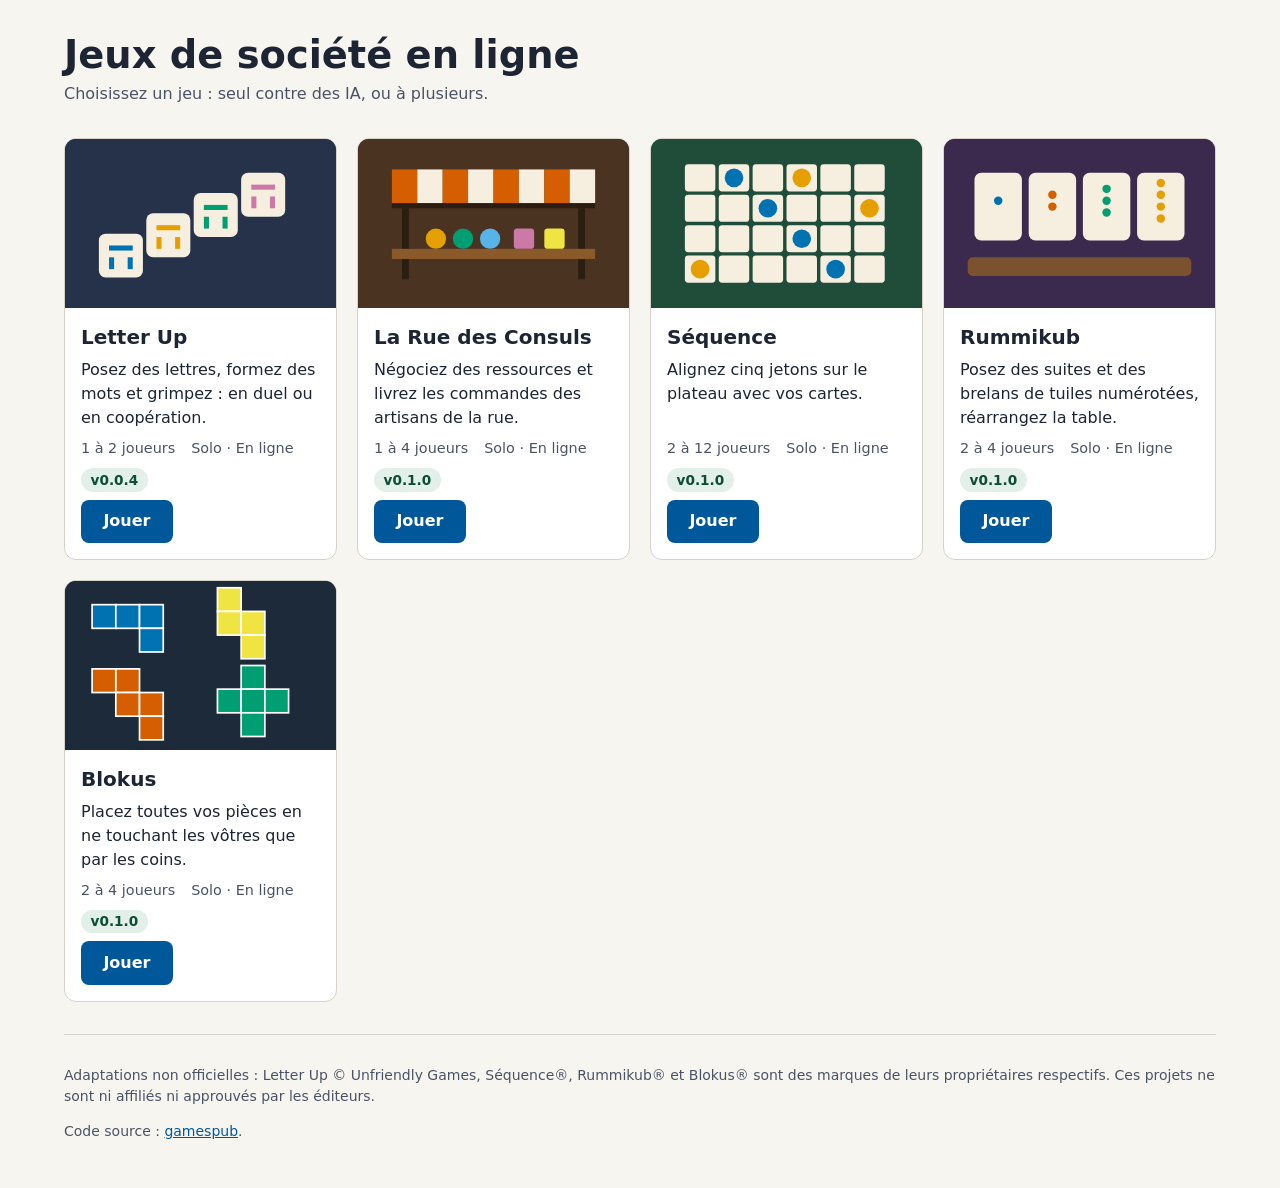
<file: index.html>
<!doctype html>
<html lang="fr">
<head>
  <meta charset="utf-8">
  <meta name="viewport" content="width=device-width, initial-scale=1">
  <meta name="color-scheme" content="light dark">
  <meta name="description" content="Jeux de société en ligne : à jouer seul contre des IA ou à plusieurs, dans le navigateur.">
  <title>Jeux de société en ligne</title>
  <link rel="icon" type="image/svg+xml" href="./portail/img/favicon.svg">
  <link rel="stylesheet" href="./portail/css/portail.css">
  <script type="module" src="./portail/js/portail.js"></script>
</head>
<body>
  <header class="site-header">
    <h1>Jeux de société en ligne</h1>
    <p>Choisissez un jeu : seul contre des IA, ou à plusieurs.</p>
  </header>
  <main>
    <ul class="games">
      <li class="game" data-slug="letterup">
        <img class="thumb" src="./portail/img/letterup.svg" alt="" width="320" height="200" loading="lazy">
        <div class="body">
          <h2>Letter Up</h2>
          <p class="pitch">Posez des lettres, formez des mots et grimpez : en duel ou en coopération.</p>
          <p class="meta"><span>1 à 2 joueurs</span><span>Solo · En ligne</span></p>
          <p class="version" hidden></p>
          <a class="play" href="./letterup/">Jouer<span class="visually-hidden"> à Letter Up</span></a>
        </div>
      </li>
      <li class="game" data-slug="rue-des-consuls">
        <img class="thumb" src="./portail/img/rue-des-consuls.svg" alt="" width="320" height="200" loading="lazy">
        <div class="body">
          <h2>La Rue des Consuls</h2>
          <p class="pitch">Négociez des ressources et livrez les commandes des artisans de la rue.</p>
          <p class="meta"><span>1 à 4 joueurs</span><span>Solo · En ligne</span></p>
          <p class="version" hidden></p>
          <a class="play" href="./rue-des-consuls/">Jouer<span class="visually-hidden"> à La Rue des Consuls</span></a>
        </div>
      </li>
      <li class="game" data-slug="sequence">
        <img class="thumb" src="./portail/img/sequence.svg" alt="" width="320" height="200" loading="lazy">
        <div class="body">
          <h2>Séquence</h2>
          <p class="pitch">Alignez cinq jetons sur le plateau avec vos cartes.</p>
          <p class="meta"><span>2 à 12 joueurs</span><span>Solo · En ligne</span></p>
          <p class="version" hidden></p>
          <a class="play" href="./sequence/">Jouer<span class="visually-hidden"> à Séquence</span></a>
        </div>
      </li>
      <li class="game" data-slug="rummikub">
        <img class="thumb" src="./portail/img/rummikub.svg" alt="" width="320" height="200" loading="lazy">
        <div class="body">
          <h2>Rummikub</h2>
          <p class="pitch">Posez des suites et des brelans de tuiles numérotées, réarrangez la table.</p>
          <p class="meta"><span>2 à 4 joueurs</span><span>Solo · En ligne</span></p>
          <p class="version" hidden></p>
          <a class="play" href="./rummikub/">Jouer<span class="visually-hidden"> à Rummikub</span></a>
        </div>
      </li>
      <li class="game" data-slug="blokus">
        <img class="thumb" src="./portail/img/blokus.svg" alt="" width="320" height="200" loading="lazy">
        <div class="body">
          <h2>Blokus</h2>
          <p class="pitch">Placez toutes vos pièces en ne touchant les vôtres que par les coins.</p>
          <p class="meta"><span>2 à 4 joueurs</span><span>Solo · En ligne</span></p>
          <p class="version" hidden></p>
          <a class="play" href="./blokus/">Jouer<span class="visually-hidden"> à Blokus</span></a>
        </div>
      </li>
    </ul>
    <p id="empty" hidden>Aucun jeu n'est disponible pour le moment.</p>
  </main>
  <footer class="site-footer">
    <p>Adaptations non officielles : Letter Up © Unfriendly Games, Séquence®, Rummikub® et Blokus® sont des marques de leurs
      propriétaires respectifs. Ces projets ne sont ni affiliés ni approuvés par les éditeurs.</p>
    <p>Code source : <a href="https://github.com/silvin-lubecki/gamespub">gamespub</a>.</p>
  </footer>
</body>
</html>
</file>
<file: portail/css/portail.css>
/* Page d'accueil (PORT-01). Thèmes clair et sombre ; contrastes AA ; aucune police externe. */
:root {
  color-scheme: light dark;
  --bg: #f7f5f0;
  --fg: #1d2433;
  --muted: #4a5365;
  --card: #ffffff;
  --border: #d6d2c8;
  --accent: #00589a;
  --accent-fg: #ffffff;
  --badge-bg: #e3efe9;
  --badge-fg: #0b4d36;
  --soon-bg: #ece8dd;
  --soon-fg: #4a4538;
}

@media (prefers-color-scheme: dark) {
  :root {
    --bg: #12161f;
    --fg: #eef0f5;
    --muted: #b4bccb;
    --card: #1c2230;
    --border: #343c50;
    --accent: #7cc0ff;
    --accent-fg: #0b1220;
    --badge-bg: #1d3a30;
    --badge-fg: #a8e6c9;
    --soon-bg: #2b2f3b;
    --soon-fg: #c9ccd6;
  }
}

* { box-sizing: border-box; }

body {
  margin: 0;
  background: var(--bg);
  color: var(--fg);
  font: 1rem/1.5 system-ui, -apple-system, 'Segoe UI', Roboto, sans-serif;
}

.site-header, main, .site-footer {
  width: min(100% - 2rem, 72rem);
  margin-inline: auto;
}

.site-header { padding-block: 2rem 1rem; }
.site-header h1 { margin: 0 0 .25rem; font-size: clamp(1.6rem, 5vw, 2.4rem); line-height: 1.2; }
.site-header p { margin: 0; color: var(--muted); }

.games {
  display: grid;
  grid-template-columns: repeat(auto-fill, minmax(16rem, 1fr));
  gap: 1.25rem;
  margin: 1rem 0 2rem;
  padding: 0;
  list-style: none;
}

.game {
  display: flex;
  flex-direction: column;
  overflow: hidden;
  background: var(--card);
  border: 1px solid var(--border);
  border-radius: .75rem;
}

.thumb { display: block; width: 100%; height: auto; aspect-ratio: 8 / 5; background: #25324a; }
.body { display: flex; flex: 1; flex-direction: column; gap: .5rem; padding: 1rem; }
.body h2 { margin: 0; font-size: 1.25rem; line-height: 1.3; }
.pitch { flex: 1; margin: 0; }
.meta { display: flex; flex-wrap: wrap; gap: .25rem 1rem; margin: 0; color: var(--muted); font-size: .9rem; }
.version {
  align-self: flex-start;
  margin: 0;
  padding: .1rem .6rem;
  border-radius: 1rem;
  background: var(--badge-bg);
  color: var(--badge-fg);
  font-size: .85rem;
  font-weight: 600;
}
.game.soon .version { background: var(--soon-bg); color: var(--soon-fg); }
.version[hidden], #empty[hidden] { display: none; }

.play {
  align-self: flex-start;
  padding: .6rem 1.4rem;
  border-radius: .5rem;
  background: var(--accent);
  color: var(--accent-fg);
  font-weight: 700;
  text-decoration: none;
}
.play:hover { filter: brightness(1.1); }
.play:focus-visible, .site-footer a:focus-visible { outline: 3px solid var(--fg); outline-offset: 3px; }
.play:not([href]) { background: var(--soon-bg); color: var(--soon-fg); }

#empty { padding: 2rem 0; color: var(--muted); text-align: center; }

.site-footer { padding-block: 1rem 2rem; border-top: 1px solid var(--border); color: var(--muted); font-size: .875rem; }
.site-footer a { color: var(--accent); }

.visually-hidden {
  position: absolute;
  width: 1px;
  height: 1px;
  overflow: hidden;
  clip-path: inset(50%);
  white-space: nowrap;
}
</file>
